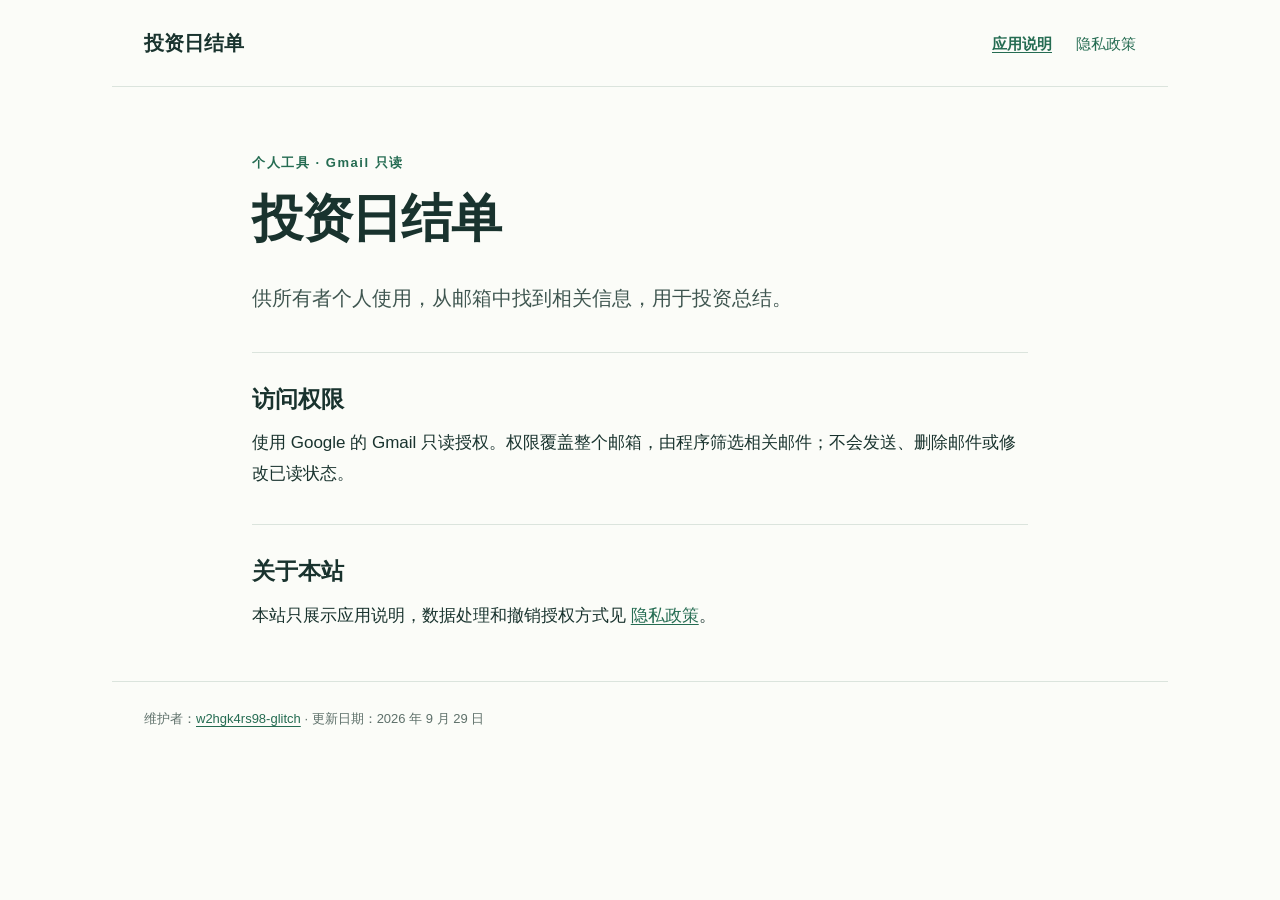
<file: index.html>
<!doctype html>
<html lang="zh-CN">
<head>
  <meta charset="utf-8">
  <meta name="viewport" content="width=device-width, initial-scale=1">
  <meta name="description" content="投资日结单：供应用所有者个人使用的 Gmail 只读结单附件工具。">
  <title>投资日结单 · 应用说明</title>
  <link rel="stylesheet" href="style.css">
</head>
<body>
  <a class="skip" href="#main">跳到正文</a>
  <header class="site-header"><a class="brand" href="index.html">投资日结单</a><nav aria-label="主要导航"><a aria-current="page" href="index.html">应用说明</a><a href="privacy.html">隐私政策</a></nav></header>
  <main id="main">
    <p class="eyebrow">个人工具 · Gmail 只读</p>
    <h1>投资日结单</h1>
    <p class="lead">供所有者个人使用，从邮箱中找到相关信息，用于投资总结。</p>
    <section aria-labelledby="permission"><h2 id="permission">访问权限</h2><p>使用 Google 的 Gmail 只读授权。权限覆盖整个邮箱，由程序筛选相关邮件；不会发送、删除邮件或修改已读状态。</p></section>
    <section aria-labelledby="about"><h2 id="about">关于本站</h2><p>本站只展示应用说明，数据处理和撤销授权方式见 <a href="privacy.html">隐私政策</a>。</p></section>
  </main>
  <footer>维护者：<a href="https://github.com/w2hgk4rs98-glitch">w2hgk4rs98-glitch</a> · 更新日期：<time datetime="2026-09-29">2026 年 9 月 29 日</time></footer>
</body>
</html>
</file>
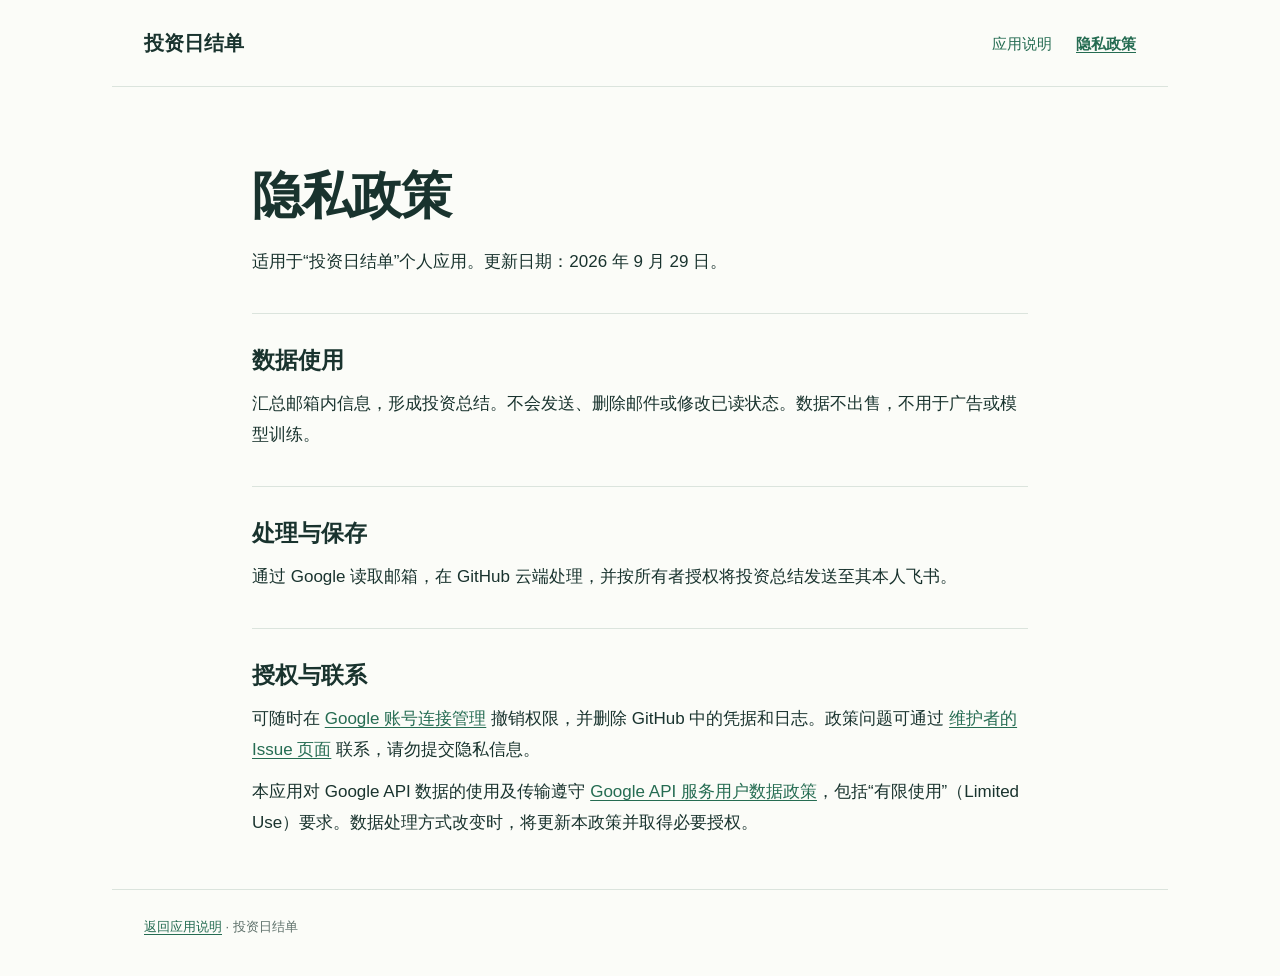
<file: privacy.html>
<!doctype html>
<html lang="zh-CN">
<head>
  <meta charset="utf-8">
  <meta name="viewport" content="width=device-width, initial-scale=1">
  <meta name="description" content="投资日结单个人应用的 Gmail 数据使用、保存与撤销授权说明。">
  <title>隐私政策 · 投资日结单</title>
  <link rel="stylesheet" href="style.css">
</head>
<body>
  <a class="skip" href="#main">跳到正文</a>
  <header class="site-header"><a class="brand" href="index.html">投资日结单</a><nav aria-label="主要导航"><a href="index.html">应用说明</a><a aria-current="page" href="privacy.html">隐私政策</a></nav></header>
  <main id="main" class="policy">
    <h1>隐私政策</h1>
    <p>适用于“投资日结单”个人应用。更新日期：<time datetime="2026-09-29">2026 年 9 月 29 日</time>。</p>
    <section><h2>数据使用</h2><p>汇总邮箱内信息，形成投资总结。不会发送、删除邮件或修改已读状态。数据不出售，不用于广告或模型训练。</p></section>
    <section><h2>处理与保存</h2><p>通过 Google 读取邮箱，在 GitHub 云端处理，并按所有者授权将投资总结发送至其本人飞书。</p></section>
    <section><h2>授权与联系</h2><p>可随时在 <a href="https://myaccount.google.com/connections">Google 账号连接管理</a> 撤销权限，并删除 GitHub 中的凭据和日志。政策问题可通过 <a href="https://github.com/w2hgk4rs98-glitch/investment-daily-statements-info/issues/new">维护者的 Issue 页面</a> 联系，请勿提交隐私信息。</p><p>本应用对 Google API 数据的使用及传输遵守 <a href="https://developers.google.com/terms/api-services-user-data-policy">Google API 服务用户数据政策</a>，包括“有限使用”（Limited Use）要求。数据处理方式改变时，将更新本政策并取得必要授权。</p></section>
  </main>
  <footer><a href="index.html">返回应用说明</a> · 投资日结单</footer>
</body>
</html>
</file>
<file: style.css>
:root{color-scheme:light;--ink:#19332e;--muted:#5e706a;--line:#dbe4dd;--accent:#256c52;--paper:#fbfcf8;--soft:#edf4ed}
*{box-sizing:border-box}body{margin:0;background:var(--paper);color:var(--ink);font-family:-apple-system,BlinkMacSystemFont,"Segoe UI","PingFang SC","Microsoft YaHei",sans-serif;font-size:17px;line-height:1.8}a{color:var(--accent);text-underline-offset:.2em}a:hover{text-decoration-thickness:2px}a:focus-visible{outline:3px solid #ae6514;outline-offset:5px}.site-header{max-width:1056px;margin:auto;padding:25px 32px;border-bottom:1px solid var(--line);display:flex;align-items:center;justify-content:space-between;gap:24px}.brand{font-size:20px;font-weight:700;text-decoration:none;color:var(--ink)}nav{display:flex;gap:24px;font-size:15px}nav a{text-decoration:none}nav a[aria-current=page]{font-weight:700;text-decoration:underline}main{max-width:840px;margin:auto;padding:64px 32px 38px}h1{font-size:clamp(34px,5vw,51px);line-height:1.3;letter-spacing:-.025em;margin:12px 0 26px}h2{font-size:23px;line-height:1.5;margin:0 0 12px}.eyebrow{font-size:13px;letter-spacing:.12em;color:var(--accent);font-weight:700;margin:0}.lead{font-size:20px;line-height:1.9;color:#3f5650}section{border-top:1px solid var(--line);padding-top:29px;margin-top:35px}p{margin:12px 0}ul{padding-left:1.35em}li{padding-left:.1em;margin:10px 0}.note{padding:18px 22px;background:var(--soft);border-left:3px solid #508367;border-radius:0 8px 8px 0}code{overflow-wrap:anywhere;font-size:.88em;background:#eef0ea;padding:.12em .3em;border-radius:4px}.policy h1{margin-bottom:18px}.policy .lead{font-size:18px}footer{max-width:1056px;padding:25px 32px 38px;margin:auto;border-top:1px solid var(--line);font-size:13px;color:var(--muted)}.skip{position:absolute;top:-80px;left:16px;padding:8px 16px;background:white;z-index:2}.skip:focus{top:8px}@media(max-width:580px){body{font-size:16px}.site-header{padding:20px;gap:16px;align-items:flex-start;flex-direction:column}nav{gap:22px}main{padding:38px 20px 28px}.lead{font-size:18px}h2{font-size:21px}footer{padding:22px 20px 30px}}
</file>
